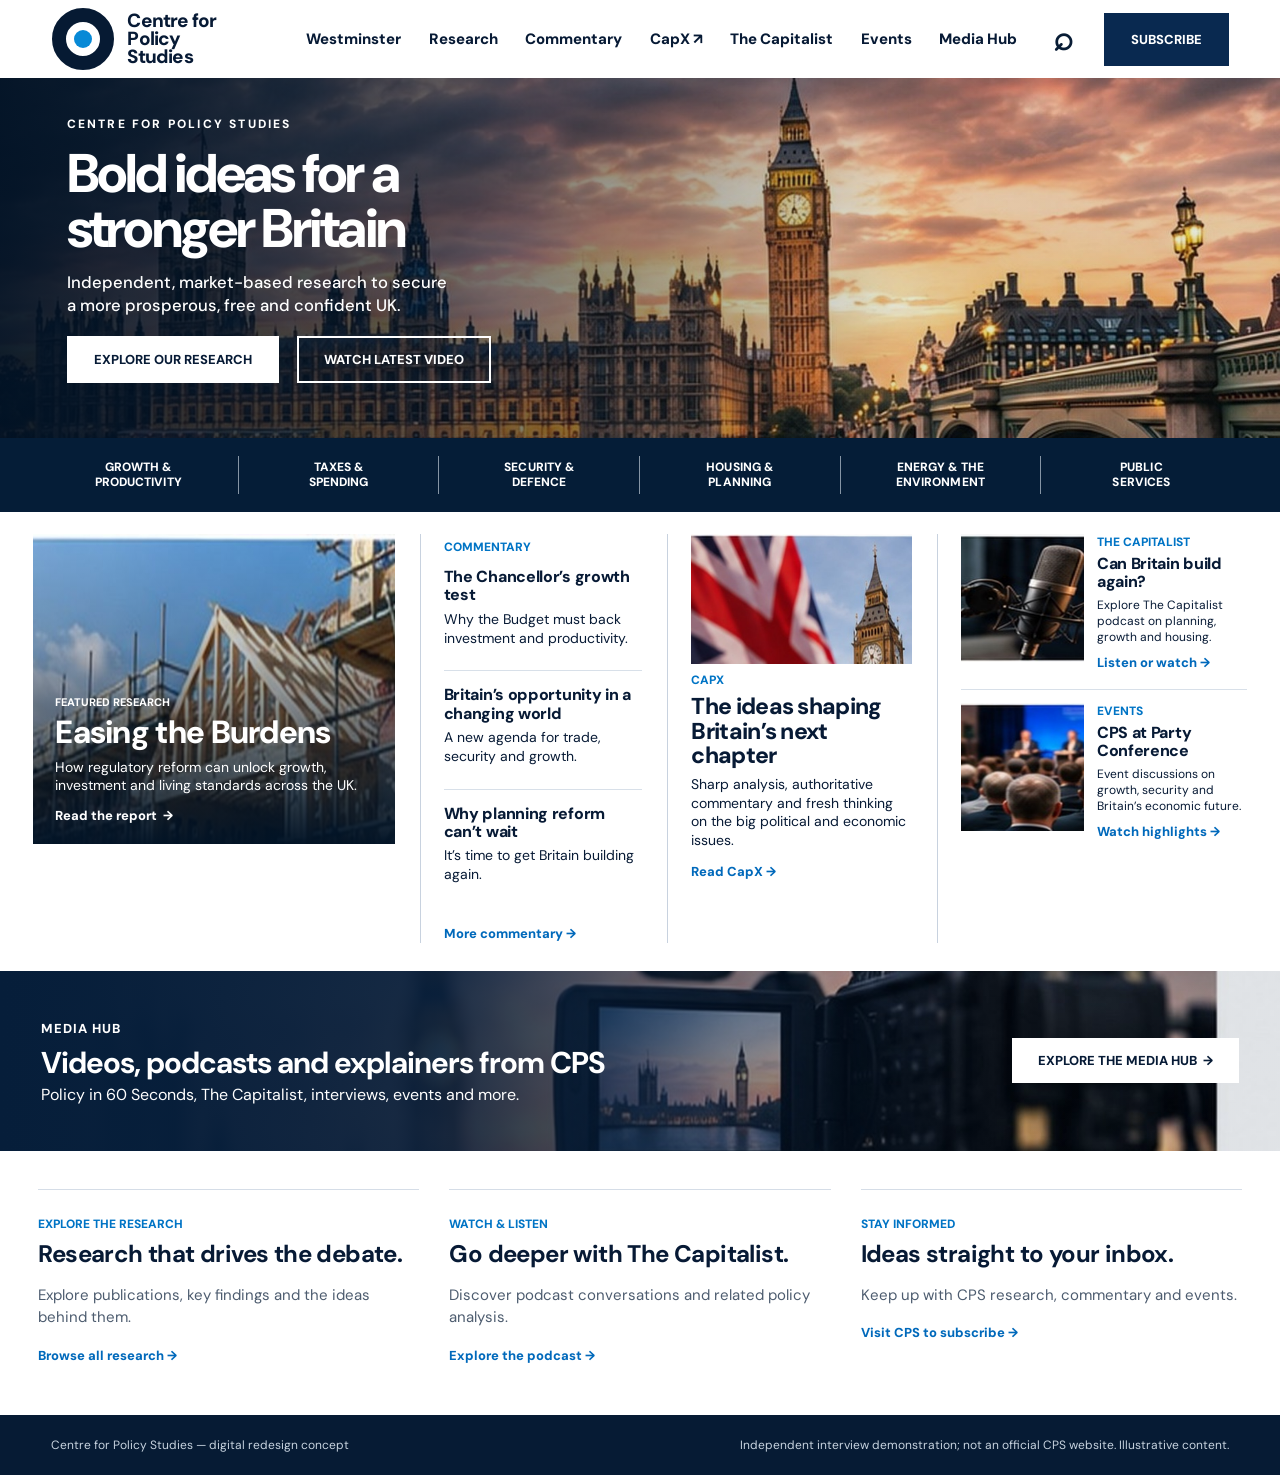
<file: index.html>
<!doctype html><html lang="en"><head><meta charset="utf-8"><meta name="viewport" content="width=device-width,initial-scale=1"><meta name="description" content="Centre for Policy Studies — independent research, commentary, podcasts and video."><title>Centre for Policy Studies | Bold ideas for a stronger Britain</title><link rel="preconnect" href="https://fonts.googleapis.com"><link rel="preconnect" href="https://fonts.gstatic.com" crossorigin><link href="https://fonts.googleapis.com/css2?family=DM+Sans:wght@400;500;600;700;800&display=swap" rel="stylesheet"><link rel="stylesheet" href="home.css"></head><body>
<header class="site-header"><div class="header-inner"><a class="brand" href="index.html" aria-label="Centre for Policy Studies home"><span class="brand-mark"><span></span></span><span class="brand-name">Centre for<br>Policy<br>Studies</span></a><button class="mobile-toggle" aria-controls="main-nav" aria-expanded="false" aria-label="Open navigation">☰</button><nav id="main-nav" aria-label="Main navigation"><a href="index.html#latest">Westminster</a><a href="research.html">Research</a><a href="index.html#commentary">Commentary</a><a href="https://capx.co/" target="_blank" rel="noopener">CapX ↗</a><a href="podcast.html">The Capitalist</a><a href="media.html#events">Events</a><a href="media.html">Media Hub</a></nav><div class="header-actions"><button class="search-btn" aria-label="Search site" aria-expanded="false">⌕</button><a class="subscribe" href="#subscribe">SUBSCRIBE</a></div></div><form class="search-panel" id="site-search" role="search"><label for="search-query">Search CPS research</label><input id="search-query" placeholder="Search research and publications" required><button type="submit">SEARCH</button></form></header>
<main><section class="hero"><div class="hero-inner"><div class="hero-copy"><div class="hero-kicker">CENTRE FOR POLICY STUDIES</div><h1>Bold ideas for a<br>stronger Britain</h1><p>Independent, market-based research to secure<br class="desktop-only"> a more prosperous, free and confident UK.</p><div class="hero-actions"><a class="btn btn-white" href="research.html">EXPLORE OUR RESEARCH</a><a class="btn btn-ghost" href="media.html">WATCH LATEST VIDEO</a></div></div></div></section><div class="topic-bar" aria-label="Research topics"><a href="research.html?topic=growth">GROWTH &amp;<br>PRODUCTIVITY</a><a href="research.html?topic=tax">TAXES &amp;<br>SPENDING</a><a href="research.html?topic=security">SECURITY &amp;<br>DEFENCE</a><a href="research.html?topic=housing">HOUSING &amp;<br>PLANNING</a><a href="research.html?topic=energy">ENERGY &amp; THE<br>ENVIRONMENT</a><a href="research.html?topic=public">PUBLIC<br>SERVICES</a></div>
<section class="editorial" id="latest" aria-label="Featured CPS content"><article class="feature-research"><a class="research-cover" href="report.html" aria-label="Read Easing the Burdens"><img src="assets/housing.jpg" alt="New homes under construction"><div class="research-overlay"><span class="label">FEATURED RESEARCH</span><h2>Easing the Burdens</h2><p>How regulatory reform can unlock growth, investment and living standards across the UK.</p><span class="research-cta">Read the report &nbsp;→</span></div></a></article><div class="feature-commentary" id="commentary"><span class="label">COMMENTARY</span><a href="research.html"><h3>The Chancellor’s growth test</h3><p>Why the Budget must back investment and productivity.</p></a><a href="research.html"><h3>Britain’s opportunity in a changing world</h3><p>A new agenda for trade, security and growth.</p></a><a href="research.html"><h3>Why planning reform can’t wait</h3><p>It’s time to get Britain building again.</p></a><a class="text-link more" href="research.html">More commentary <span aria-hidden="true">→</span></a></div><article class="feature-capx"><a href="https://capx.co/" target="_blank" rel="noopener"><img src="assets/capx.jpg" alt="British flag and Westminster"></a><span class="label">CAPX</span><h2><a href="https://capx.co/" target="_blank" rel="noopener">The ideas shaping Britain’s next chapter</a></h2><p>Sharp analysis, authoritative commentary and fresh thinking on the big political and economic issues.</p><a class="text-link" href="https://capx.co/" target="_blank" rel="noopener">Read CapX <span aria-hidden="true">→</span></a></article><div class="feature-side"><article class="mini-story"><a href="podcast.html"><img src="assets/podcast.jpg" alt="Studio microphone"></a><div><span class="label">THE CAPITALIST</span><h3><a href="podcast.html">Can Britain build again?</a></h3><p>Explore The Capitalist podcast on planning, growth and housing.</p><a class="text-link" href="podcast.html">Listen or watch <span aria-hidden="true">→</span></a></div></article><article class="mini-story"><a href="media.html#events"><img src="assets/events.jpg" alt="Conference panel and audience"></a><div><span class="label">EVENTS</span><h3><a href="media.html#events">CPS at Party Conference</a></h3><p>Event discussions on growth, security and Britain’s economic future.</p><a class="text-link" href="media.html#events">Watch highlights <span aria-hidden="true">→</span></a></div></article></div></section>
<section class="media-banner"><div class="media-banner-copy"><span>MEDIA HUB</span><h2>Videos, podcasts and explainers from CPS</h2><p>Policy in 60 Seconds, The Capitalist, interviews, events and more.</p></div><a class="btn btn-white media-banner-cta" href="media.html">EXPLORE THE MEDIA HUB &nbsp;→</a></section>
<section class="below" aria-label="Explore more"><div><span class="label">EXPLORE THE RESEARCH</span><h2>Research that drives the debate.</h2><p>Explore publications, key findings and the ideas behind them.</p><a class="text-link" href="research.html">Browse all research →</a></div><div><span class="label">WATCH &amp; LISTEN</span><h2>Go deeper with The Capitalist.</h2><p>Discover podcast conversations and related policy analysis.</p><a class="text-link" href="podcast.html">Explore the podcast →</a></div><div id="subscribe"><span class="label">STAY INFORMED</span><h2>Ideas straight to your inbox.</h2><p>Keep up with CPS research, commentary and events.</p><a class="text-link" href="https://cps.org.uk/" target="_blank" rel="noopener">Visit CPS to subscribe →</a></div></section></main><footer><span>Centre for Policy Studies — digital redesign concept</span><span>Independent interview demonstration; not an official CPS website. Illustrative content.</span></footer><script src="home.js"></script></body></html>
</file>
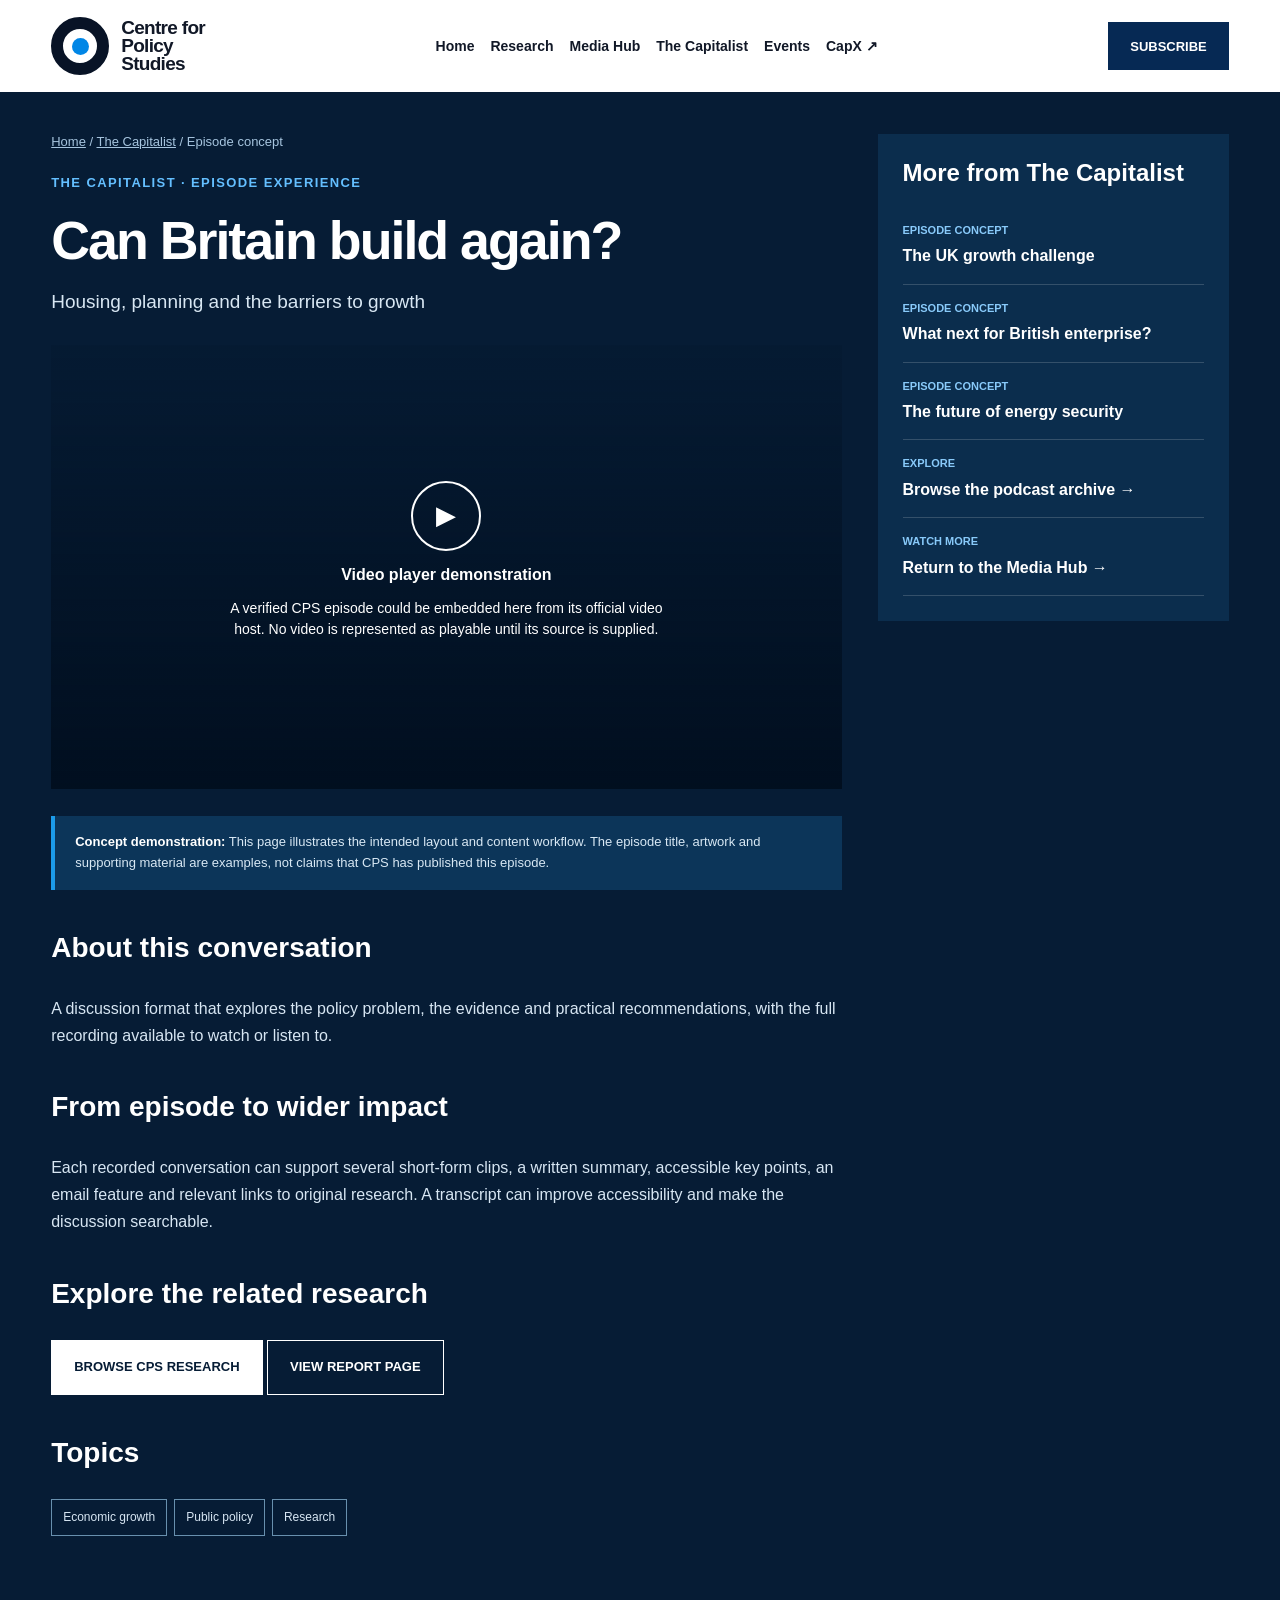
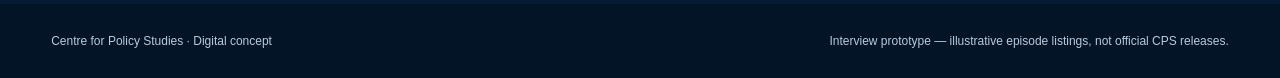
<file: episode.html>
<!doctype html><html lang="en"><head><meta charset="utf-8"><meta name="viewport" content="width=device-width,initial-scale=1"><title>Podcast episode | CPS Digital Concept</title><link rel="stylesheet" href="style.css"><link rel="stylesheet" href="podcast.css"></head><body class="podcast-site"><header class="site-header"><a class="brand" href="index.html" aria-label="CPS homepage"><span class="brand-mark"><i></i></span><span>Centre for<br>Policy<br>Studies</span></a><button class="menu-toggle" aria-expanded="false" aria-controls="nav">Menu ☰</button><nav id="nav" aria-label="Main navigation"><a href="index.html">Home</a><a href="research.html">Research</a><a href="media.html">Media Hub</a><a href="podcast.html" aria-current="page">The Capitalist</a><a href="media.html#events">Events</a><a href="https://capx.co/">CapX ↗</a></nav><div class="header-actions"><a class="button navy" href="index.html#subscribe">Subscribe</a></div></header><main class="pod-shell episode-layout"><div><div class="crumb"><a href="index.html">Home</a> / <a href="podcast.html">The Capitalist</a> / Episode concept</div><div class="pod-kicker" style="margin-top:26px">THE CAPITALIST · EPISODE EXPERIENCE</div><h1 id="episode-title">Can Britain build again?</h1><p class="lead" id="episode-sub">Housing, planning and the barriers to growth</p><div class="demo-player"><span class="play">▶</span><strong>Video player demonstration</strong><p>A verified CPS episode could be embedded here from its official video host. No video is represented as playable until its source is supplied.</p></div><div class="pod-notice"><strong>Concept demonstration:</strong> This page illustrates the intended layout and content workflow. The episode title, artwork and supporting material are examples, not claims that CPS has published this episode.</div><div class="episode-copy"><h2>About this conversation</h2><p id="episode-about">A discussion format that explores the policy problem, the evidence and practical recommendations, with the full recording available to watch or listen to.</p><h2>From episode to wider impact</h2><p>Each recorded conversation can support several short-form clips, a written summary, accessible key points, an email feature and relevant links to original research. A transcript can improve accessibility and make the discussion searchable.</p><h2>Explore the related research</h2><p><a class="pod-button" href="research.html">BROWSE CPS RESEARCH</a> <a class="pod-button secondary" href="report.html">VIEW REPORT PAGE</a></p><h2>Topics</h2><span class="episode-tag">Economic growth</span><span class="episode-tag">Public policy</span><span class="episode-tag">Research</span></div></div><aside class="episode-side"><h2>More from The Capitalist</h2><a href="episode.html?topic=growth"><small>EPISODE CONCEPT</small>The UK growth challenge</a><a href="episode.html?topic=enterprise"><small>EPISODE CONCEPT</small>What next for British enterprise?</a><a href="episode.html?topic=energy"><small>EPISODE CONCEPT</small>The future of energy security</a><a href="podcast.html"><small>EXPLORE</small>Browse the podcast archive →</a><a href="media.html"><small>WATCH MORE</small>Return to the Media Hub →</a></aside></main><footer class="pod-footer"><span>Centre for Policy Studies · Digital concept</span><span>Interview prototype — illustrative episode listings, not official CPS releases.</span></footer><script src="script.js"></script><script>const episodes={housing:{"title": "Can Britain build again?", "subtitle": "Housing, planning and the barriers to growth"},growth:{"title": "The UK growth challenge", "subtitle": "Investment, productivity and the future of the economy"},enterprise:{"title": "What next for British enterprise?", "subtitle": "Regulation, innovation and competitive markets"},energy:{"title": "The future of energy security", "subtitle": "Costs, investment and energy resilience"},tax:{"title": "Tax and the British economy", "subtitle": "What tax policy means for investment"},productivity:{"title": "Why productivity matters", "subtitle": "Understanding long-term living standards"}};const key=new URLSearchParams(location.search).get('topic')||'housing';const data=episodes[key]||episodes.housing;document.getElementById('episode-title').textContent=data.title;document.getElementById('episode-sub').textContent=data.subtitle;document.title=data.title+' | The Capitalist · CPS Concept';</script></body></html>
</file>
<file: home.css>
*{box-sizing:border-box}html{scroll-behavior:smooth}body{margin:0;background:#fff;color:#071a35;font-family:'DM Sans',Arial,sans-serif}a{color:inherit;text-decoration:none}button,input{font:inherit}button{cursor:pointer}a:focus-visible,button:focus-visible,input:focus-visible{outline:3px solid #008bdb;outline-offset:3px}.site-header{background:#fff;position:relative;z-index:20}.header-inner{height:78px;max-width:1600px;margin:auto;padding:0 4.1%;display:flex;align-items:center;justify-content:space-between;gap:30px}.brand{display:flex;align-items:center;gap:13px;flex-shrink:0}.brand-mark{width:62px;height:62px;border-radius:50%;border:14px solid #061a33;display:grid;place-items:center}.brand-mark span{height:18px;width:18px;border-radius:50%;background:#0789d6}.brand-name{font-weight:800;line-height:.95;font-size:19px;letter-spacing:-.8px}.header-inner nav{display:flex;align-items:center;justify-content:space-between;gap:clamp(13px,2.15vw,38px);flex:1;margin-left:5.1%}.header-inner nav a{font-weight:800;font-size:15px;white-space:nowrap}.header-inner nav a:hover,.text-link:hover{color:#0077c9}.header-actions{display:flex;align-items:center;gap:25px}.search-btn{font-size:34px;font-weight:800;border:0;background:transparent;color:#081c35;line-height:1}.subscribe{background:#092950;color:#fff;font-size:13px;font-weight:800;padding:18px 27px}.mobile-toggle{display:none}.search-panel{display:none;position:absolute;right:4%;top:78px;background:#fff;box-shadow:0 10px 30px #0002;padding:18px;gap:10px;align-items:center}.search-panel.open{display:flex}.search-panel label{font-size:12px;font-weight:700}.search-panel input{padding:11px;border:1px solid #bbc8d5}.search-panel button{background:#092950;color:#fff;border:0;padding:12px}.hero{background:linear-gradient(90deg,rgba(0,18,39,.86) 0%,rgba(0,18,39,.62) 32%,rgba(0,18,39,.05) 78%),url('assets/westminster-hero.jpg') center center/cover;min-height:425px;color:#fff;display:flex;flex-direction:column;justify-content:space-between}.hero-inner{width:100%;max-width:1600px;margin:auto;padding:48px 5.5% 16px}.hero h1{font-size:clamp(44px,4.45vw,73px);font-weight:800;letter-spacing:-3.4px;line-height:.99;margin:0 0 22px}.hero p{font-size:clamp(17px,1.55vw,22px);line-height:1.4;margin:0 0 23px;font-weight:500}.hero-actions{display:flex;gap:20px;flex-wrap:wrap}.btn{display:inline-block;font-size:13px;font-weight:800;padding:16px 26px;text-align:center;border:2px solid #fff}.btn-white{background:#fff;color:#071b36}.btn-ghost{background:transparent;color:#fff}.btn:hover{background:#0879c3;color:#fff;border-color:#0879c3}.topic-bar{display:grid;grid-template-columns:repeat(6,1fr);max-width:1600px;width:100%;margin:0 auto;padding:18px 4.5% 20px;background:rgba(0,18,39,.49)}.topic-bar a{text-align:center;font-size:13px;font-weight:800;line-height:1.25;padding:4px 10px;border-right:1px solid #c7d2dcaa}.topic-bar a:last-child{border:0}.topic-bar a:hover{color:#81d2ff}.editorial{max-width:1600px;margin:auto;padding:23px 3% 24px;display:grid;grid-template-columns:1.1fr .94fr 1fr 1.34fr;gap:20px}.editorial>article,.feature-commentary{min-width:0}.editorial>article:not(:first-child),.feature-commentary,.feature-side{border-left:1px solid #c8d2df;padding-left:20px}.editorial img{display:block;width:100%;height:120px;object-fit:cover}.label{display:block;color:#0074c5;font-size:12px;font-weight:800;margin-top:8px;margin-bottom:6px}.editorial h2{font-size:23px;line-height:1.07;letter-spacing:-.7px;margin:5px 0 7px;font-weight:800}.editorial h3{font-size:16px;line-height:1.15;letter-spacing:-.3px;margin:0 0 5px;font-weight:800}.editorial p{font-size:14px;line-height:1.34;margin:0 0 10px}.text-link{font-weight:800;font-size:13px;color:#0069bb}.feature-commentary>.label{margin-top:0;margin-bottom:12px}.feature-commentary>a:not(.more){display:block;padding-bottom:10px;margin-bottom:11px;border-bottom:1px solid #d8e0e9}.feature-commentary>a:nth-last-child(2){border-bottom:0}.feature-commentary .more{display:inline-block;margin-top:3px}.feature-side{display:flex;flex-direction:column;gap:13px}.mini-story{display:grid;grid-template-columns:44% 1fr;gap:13px;min-width:0;padding-bottom:12px;border-bottom:1px solid #d8e0e9}.mini-story:last-child{border-bottom:0}.mini-story img{height:112px}.mini-story .label{margin:0 0 5px}.mini-story h3{font-size:16px}.mini-story p{font-size:12px;margin-bottom:6px}.media-banner{max-width:1536px;min-height:195px;margin:4px auto 0;padding:25px 3%;color:#fff;background:linear-gradient(90deg,#061e3a 0%,rgba(6,30,58,.95) 35%,rgba(6,30,58,.17) 80%),url('assets/media-camera.jpg') center/cover}.media-banner>div{max-width:760px}.media-banner span{font-weight:800;font-size:16px}.media-banner h2{font-size:clamp(25px,2.3vw,37px);letter-spacing:-1px;line-height:1.08;margin:5px 0 6px}.media-banner p{font-size:16px;margin:0 0 17px}.media-banner .btn{padding:12px 24px}.below{max-width:1536px;margin:38px auto 50px;padding:0 3%;display:grid;grid-template-columns:repeat(3,1fr);gap:30px}.below>div{border-top:1px solid #d5dde7;padding-top:18px}.below h2{font-size:24px;letter-spacing:-.6px;margin:6px 0}.below p{font-size:15px;line-height:1.5;color:#4d5c6f}footer{background:#061b34;color:#c7d3df;padding:22px 4%;font-size:12px;display:flex;justify-content:space-between;gap:20px}@media(max-width:1250px){.header-inner{gap:16px}.header-inner nav{gap:13px;margin-left:1%}.header-inner nav a{font-size:12px}.brand-mark{width:49px;height:49px;border-width:11px}.brand-mark span{height:13px;width:13px}.brand-name{font-size:15px}.subscribe{padding:15px}.editorial{grid-template-columns:1fr 1fr}.feature-capx{border-left:0!important;padding-left:0!important}.feature-side{border-left:1px solid #c8d2df}.editorial img{height:170px}}@media(max-width:800px){.header-inner{height:70px;padding:0 18px}.mobile-toggle{display:block;margin-left:auto;background:transparent;border:0;font-size:25px}.header-inner nav{display:none;position:absolute;top:70px;left:0;right:0;background:#fff;flex-direction:column;align-items:stretch;margin:0;padding:18px 25px;box-shadow:0 10px 20px #0002}.header-inner nav.open{display:flex}.header-inner nav a{font-size:15px;padding:7px 0}.search-btn{display:none}.header-actions{gap:0}.subscribe{font-size:11px;padding:12px}.hero{min-height:470px}.hero-inner{padding:48px 25px 15px}.hero h1{letter-spacing:-2px}.topic-bar{grid-template-columns:repeat(3,1fr);gap:12px;padding:15px}.topic-bar a{font-size:11px}.topic-bar a:nth-child(3){border:0}.editorial{grid-template-columns:1fr 1fr;padding:22px}.feature-commentary{border-left:1px solid #c8d2df}.feature-side{border-left:1px solid #c8d2df}.media-banner{margin:0 20px}.below{grid-template-columns:1fr 1fr}}@media(max-width:550px){.brand-name{font-size:13px}.brand-mark{height:43px;width:43px;border-width:9px}.hero{min-height:490px}.hero h1{font-size:45px}.hero p{font-size:17px}.desktop-only{display:none}.hero-actions{gap:10px}.btn{font-size:11px;padding:13px 14px}.topic-bar{grid-template-columns:repeat(2,1fr)}.topic-bar a:nth-child(3){border-right:1px solid #c7d2dcaa}.topic-bar a:nth-child(2n){border:0}.editorial{display:block;padding:20px}.editorial>article,.feature-commentary,.feature-side{padding:0!important;border:0!important;border-bottom:1px solid #d8e0e9!important;margin-bottom:22px;padding-bottom:20px!important}.editorial img{height:190px}.feature-side{border-bottom:0!important}.mini-story img{height:105px}.media-banner{margin:0 14px;padding:24px;min-height:220px}.media-banner h2{font-size:27px}.below{grid-template-columns:1fr;padding:0 20px}footer{flex-direction:column}}

/* 2026 editorial redesign — clean source photography, no decorative blue rules */
.hero{background:linear-gradient(90deg,rgba(1,18,37,.94) 0%,rgba(1,18,37,.69) 27%,rgba(1,18,37,.10) 70%),url('assets/westminster-clean.jpg') center 47%/cover no-repeat;min-height:360px;display:block}
.hero-inner{padding:38px 5.2% 43px;max-width:1600px}
.hero-kicker{font-size:12px;font-weight:800;letter-spacing:2.2px;margin-bottom:15px;color:#fff}
.hero h1{font-size:clamp(43px,4.25vw,70px);line-height:1.01;letter-spacing:-2.7px;margin-bottom:14px}
.hero p{font-size:clamp(16px,1.3vw,20px);margin-bottom:19px}
.hero-actions{gap:18px}.btn{padding:13px 25px}
.topic-bar{max-width:none;background:#051d37;color:#fff;min-height:74px;align-items:center;padding:15px max(3%,calc((100vw - 1500px)/2));}
.topic-bar a{font-size:12px;letter-spacing:.1px;transition:color .15s}
.editorial{padding:22px 2.6% 24px;grid-template-columns:1.33fr .82fr .9fr 1.14fr;gap:25px}
.editorial>article:not(:first-child),.feature-commentary,.feature-side{padding-left:23px}
.feature-research .research-cover{position:relative;display:block;height:310px;overflow:hidden;color:white}
.feature-research .research-cover img{height:100%;object-fit:cover;transition:transform .3s}
.feature-research .research-cover:hover img{transform:scale(1.035)}
.research-cover::after{content:'';position:absolute;inset:0;background:linear-gradient(0deg,rgba(1,19,38,.98),rgba(1,19,38,.25) 64%,transparent)}
.research-overlay{position:absolute;bottom:19px;left:22px;right:18px;z-index:1}
.research-overlay .label{color:#fff;font-size:11px;margin-bottom:7px}
.research-overlay h2{font-size:clamp(26px,2.5vw,37px);line-height:1.02;margin:0 0 9px}
.research-overlay p{font-size:14px;max-width:370px;margin:0 0 9px}
.research-cta{font-weight:800;font-size:13px}
.feature-commentary>.label{margin:5px 0 13px}
.feature-commentary>a:not(.more){margin-bottom:15px;padding-bottom:13px}
.feature-capx img{height:130px}
.feature-side .mini-story{grid-template-columns:43% 1fr;gap:13px;padding-bottom:17px}
.feature-side .mini-story img{height:128px}
.media-banner{max-width:calc(1600px - 5.2%);margin:4px auto 0;min-height:180px;padding:26px 3.2%;display:flex;align-items:center;justify-content:space-between;gap:20px;background:linear-gradient(90deg,#061e3a 0%,rgba(6,30,58,.92) 34%,rgba(6,30,58,.12) 78%),url('assets/media-camera.jpg') center/cover}
.media-banner-copy{max-width:800px}.media-banner span{font-size:13px;letter-spacing:1px}.media-banner h2{font-size:clamp(24px,2.35vw,36px);margin:9px 0 5px}.media-banner p{margin:0}.media-banner-cta{flex-shrink:0;align-self:center}
@media(max-width:1250px){.editorial{grid-template-columns:1.1fr 1fr}.feature-research .research-cover{height:290px}.feature-capx{border-left:0!important;padding-left:0!important}.feature-side{border-left:1px solid #c8d2df}.media-banner{margin-left:20px;margin-right:20px}}
@media(max-width:800px){.hero{min-height:0}.hero-inner{padding:48px 25px}.hero-kicker{font-size:10px}.topic-bar{grid-template-columns:repeat(3,1fr);padding:18px}.media-banner{display:block}.media-banner-cta{margin-top:18px}}
@media(max-width:550px){.hero{background-position:57% center}.hero-inner{padding:43px 20px}.hero h1{font-size:clamp(39px,10vw,51px);letter-spacing:-1.9px}.hero p{font-size:16px}.topic-bar{grid-template-columns:repeat(2,1fr)}.editorial{display:block;padding:20px}.feature-research .research-cover{height:300px}.feature-side .mini-story img{height:112px}.media-banner{margin:0 14px;padding:23px}.media-banner-cta{width:100%;font-size:12px}}
</file>
<file: style.css>
:root{--navy:#062954;--dark:#041c38;--blue:#0788e5;--ink:#101827;--pale:#edf3f9}*{box-sizing:border-box}html{scroll-behavior:smooth}body{margin:0;color:var(--ink);font-family:Arial,Helvetica,sans-serif;background:#fff}a{color:inherit;text-decoration:none}button,input{font:inherit}.site-header{height:92px;display:flex;align-items:center;justify-content:space-between;gap:24px;padding:12px 4%;background:white}.brand{display:flex;align-items:center;gap:12px;font-size:19px;line-height:.96;font-weight:850;letter-spacing:-.7px;flex-shrink:0}.brand-mark{width:58px;height:58px;border:12px solid #081326;border-radius:50%;display:grid;place-items:center}.brand-mark i{width:17px;height:17px;background:#0086e6;border-radius:50%}.site-header nav{display:flex;align-items:center;gap:26px;font-size:14px;font-weight:700}.site-header nav a:hover,.section-heading a:hover{color:var(--blue)}.header-actions{display:flex;align-items:center;gap:18px}.search-button{border:0;background:none;font-size:36px;cursor:pointer}.button{display:inline-flex;align-items:center;justify-content:center;border:0;padding:15px 22px;font-weight:800;font-size:13px;text-transform:uppercase;cursor:pointer;min-height:48px}.navy{background:var(--navy);color:white}.light{background:white;color:var(--dark)}.outline{border:2px solid white;color:white;background:transparent}.menu-toggle{display:none}.hero{display:grid;grid-template-columns:46% 54%;min-height:450px;background:var(--dark)}.hero-copy{background:linear-gradient(115deg,#03244a,#073366);padding:74px max(32px,8%);color:white;display:flex;flex-direction:column;justify-content:center}.hero h1{font-size:clamp(40px,4.2vw,68px);letter-spacing:-2.7px;line-height:1.02;margin:0 0 22px}.hero p{font-size:clamp(17px,1.4vw,22px);line-height:1.38;max-width:530px;margin:0 0 28px}.buttons{display:flex;gap:14px;flex-wrap:wrap}.hero-photo{background:linear-gradient(90deg,rgba(2,20,44,.1),transparent),url('https://images.unsplash.com/photo-1529655683826-aba9b3e77383?w=1600&q=85') center/cover}.topics{display:grid;grid-template-columns:repeat(6,1fr);padding:20px 4%;border-bottom:1px solid #e0e6ef;background:#f8fafc}.topics a{text-align:center;text-transform:uppercase;font-size:13px;line-height:1.35;font-weight:800;padding:10px;border-right:1px solid #cbd5e1}.topics a:last-child{border:0}.topics a:hover{color:#006cbf}.section{max-width:1500px;margin:auto;padding:42px 4% 0}.section-heading{display:flex;justify-content:space-between;align-items:center;margin-bottom:22px;gap:12px}.section-heading h2{font-size:clamp(26px,2.5vw,38px);letter-spacing:-1px;margin:0}.section-heading a{font-size:13px;font-weight:800;color:var(--navy)}.research-grid{display:grid;grid-template-columns:1.5fr 1fr;gap:18px}.lead-story{min-height:350px;position:relative;background:linear-gradient(0deg,rgba(0,17,39,.9),transparent 70%),url('https://images.unsplash.com/photo-1486406146926-c627a92ad1ab?w=1200&q=85') center/cover}.story-shade{position:absolute;bottom:0;left:0;padding:30px;color:white;max-width:510px}.eyebrow{display:inline-block;background:#d8eafc;color:#06315d;padding:6px 8px;text-transform:uppercase;font-size:11px;font-weight:800}.lead-story .eyebrow{background:#0c4c91;color:white}.lead-story h3{font-size:clamp(30px,3vw,46px);line-height:1.04;letter-spacing:-1.4px;margin:12px 0}.lead-story p{font-size:15px;line-height:1.5}.side-stories{display:grid;grid-template-rows:1fr 1fr;gap:18px}.side-story{display:grid;grid-template-columns:60% 40%;background:var(--pale);min-height:160px}.side-story>div:first-child{padding:25px}.side-story h3{font-size:clamp(19px,1.8vw,28px);line-height:1.1;letter-spacing:-.5px;margin:12px 0}.side-photo{background-size:cover;background-position:center}.street{background-image:url('https://images.unsplash.com/photo-1486299267070-83823f5448dd?w=700&q=85')}.tax{background-image:url('https://images.unsplash.com/photo-1554224155-6726b3ff858f?w=700&q=85')}.media-grid{display:grid;grid-template-columns:1.05fr .65fr 1.2fr;gap:18px}.video-main{min-height:285px;background:linear-gradient(0deg,rgba(0,16,36,.85),transparent),url('https://images.unsplash.com/photo-1590602847861-f357a9332bbc?w=1000&q=85') center/cover;color:white;padding:22px;display:flex;flex-direction:column;justify-content:space-between}.play{font-size:24px;border:2px solid white;width:48px;height:48px;display:grid;place-items:center}.video-main h3{font-size:27px;margin:0}.video-main p{margin:5px 0}.video-list{display:grid;gap:10px}.video-list a{display:flex;align-items:center;gap:12px;font-weight:800;font-size:14px}.video-thumb{display:grid;place-items:center;flex:0 0 90px;height:75px;background:linear-gradient(125deg,#123c70,#061a36);color:white;font-size:23px}.podcast{background:var(--navy);color:white;display:grid;grid-template-columns:1fr .7fr;gap:12px;padding:25px}.podcast h3{font-size:30px;margin:0 0 12px}.podcast p{line-height:1.5}.podcast-art{align-self:center;background:white;color:var(--navy);padding:16px 12px;font-size:25px;line-height:.95;font-weight:900;min-height:150px;position:relative}.podcast-art span{position:absolute;right:10px;bottom:8px;font-size:40px;color:var(--blue)}.bottom-grid{display:grid;grid-template-columns:1.8fr 1fr;gap:35px;padding-bottom:48px}.capx-grid{display:grid;grid-template-columns:repeat(3,1fr);gap:16px}.capx-image{height:130px;background-size:cover;background-position:center}.flag{background-image:url('https://images.unsplash.com/photo-1486299267070-83823f5448dd?w=700&q=85')}.city{background-image:url('https://images.unsplash.com/photo-1513635269975-59663e0ac1ad?w=700&q=85')}.energy{background-image:url('https://images.unsplash.com/photo-1473341304170-971dccb5ac1e?w=700&q=85')}.capx-grid h3{font-size:20px;letter-spacing:-.4px;margin:10px 0}.capx-grid small{color:#5d6878;font-weight:700}.signup{background:var(--pale);padding:28px;align-self:start}.signup h2{font-size:31px;margin:0 0 12px}.signup p{line-height:1.5}.signup input{width:100%;padding:15px;border:1px solid #aebbc9;background:white;margin:10px 0}.signup button{width:100%}.form-note{font-size:12px}.impact{background:var(--navy);color:white;display:grid;grid-template-columns:1.5fr repeat(3,1fr);gap:30px;padding:42px 4%}.impact>div:not(:first-child){border-left:1px solid #8da4c1;padding-left:25px}.impact h2{font-size:34px;margin:0 0 12px}.impact p{font-size:14px;line-height:1.55}.impact strong{font-size:17px}footer{display:flex;justify-content:space-between;gap:15px;padding:22px 4%;font-size:12px;color:#657080}.sr-only{position:absolute;width:1px;height:1px;overflow:hidden;clip:rect(0,0,0,0)}@media(max-width:1100px){.site-header nav{gap:12px;font-size:12px}.media-grid{grid-template-columns:1fr 1fr}.podcast{grid-column:1/-1}.hero-copy{padding:48px 6%}}@media(max-width:760px){.site-header{height:76px;padding:10px 5%}.brand{font-size:15px}.brand-mark{width:45px;height:45px;border-width:9px}.brand-mark i{width:13px;height:13px}.menu-toggle{display:block;margin-left:auto;background:white;border:1px solid #c5ceda;padding:10px}.site-header nav{display:none;position:absolute;z-index:10;top:76px;left:0;right:0;background:white;padding:20px;box-shadow:0 12px 20px #0002;flex-direction:column;align-items:flex-start;font-size:16px}.site-header nav.open{display:flex}.header-actions{display:none}.hero{grid-template-columns:1fr}.hero-copy{padding:50px 6%}.hero h1{letter-spacing:-1.7px}.hero-photo{min-height:230px}.topics{grid-template-columns:repeat(3,1fr);padding:12px 3%}.topics a{font-size:11px}.topics a:nth-child(3){border:0}.section{padding:32px 5% 0}.research-grid,.bottom-grid{grid-template-columns:1fr}.lead-story{min-height:360px}.media-grid{grid-template-columns:1fr}.podcast{grid-column:auto}.capx-grid{gap:10px}.capx-image{height:90px}.capx-grid h3{font-size:15px}.impact{grid-template-columns:1fr 1fr;gap:20px}.impact>div:not(:first-child){padding-left:15px}footer{flex-direction:column}}@media(max-width:440px){.side-story>div:first-child{padding:16px}.side-story h3{font-size:18px}.capx-grid{grid-template-columns:1fr}.capx-image{height:160px}.impact{grid-template-columns:1fr}.impact>div:not(:first-child){border-left:0;border-top:1px solid #8da4c1;padding:15px 0 0}}

/* Integrated research feature */
.site-update{display:grid;grid-template-columns:1.25fr 1fr;background:#08284b;color:#fff;margin:38px auto;max-width:1440px;min-height:310px}.site-update>div:first-child{padding:45px 5vw}.site-update h2{font-size:clamp(28px,3.2vw,46px);line-height:1.1;letter-spacing:-1px;margin:12px 0}.site-update p{max-width:570px;line-height:1.6;color:#d3e1ef}.update-kicker{font-size:12px;font-weight:800;letter-spacing:1.5px;color:#62c0ff}.update-actions{display:flex;gap:12px;flex-wrap:wrap;margin-top:25px}.update-actions a{border:1px solid #fff;padding:12px 16px;font-weight:700;font-size:13px}.update-actions a:first-child{background:#fff;color:#08284b}.update-image{background:linear-gradient(90deg,#08284b22,#08284b00),url(https://images.unsplash.com/photo-1486406146926-c627a92ad1ab?w=1100&q=85) center/cover}@media(max-width:700px){.site-update{grid-template-columns:1fr}.update-image{height:180px;grid-row:1}.site-update>div:first-child{padding:28px}}

.podcast-update{margin-top:48px}.podcast-update .update-image{background-image:linear-gradient(90deg,#08284b22,#08284b00),url('https://images.unsplash.com/photo-1590602847861-f357a9332bbc?w=1100&q=85')}
</file>
<file: podcast.css>
:root{--pn:#061c35;--pb:#108bd8;--pt:#d6e5f3}body.podcast-site{background:var(--pn);color:white;font-family:Arial,Helvetica,sans-serif} .podcast-site .site-header{color:#111827} .podcast-site .site-header a{color:#111827}.podcast-site .site-header .button{color:white}.podcast-site .site-header nav a:hover{color:#087bd0}.pod-shell{max-width:1460px;margin:auto;padding:0 4%}.pod-hero{background:linear-gradient(90deg,#04172b 32%,rgba(4,23,43,.72)),url('https://images.unsplash.com/photo-1590602847861-f357a9332bbc?w=1800&q=85') center/cover;padding:76px 0 80px}.pod-kicker{color:#64bfff;font-weight:800;font-size:13px;letter-spacing:1.4px}.pod-hero h1{font-size:clamp(48px,6vw,92px);letter-spacing:-3px;line-height:.98;margin:18px 0}.pod-hero p{max-width:630px;font-size:20px;line-height:1.55;color:#d7e7f5}.pod-actions{display:flex;gap:12px;flex-wrap:wrap;margin-top:26px}.pod-button{display:inline-block;background:#fff;color:#061c35;padding:15px 22px;font-weight:800;font-size:13px;border:1px solid #fff}.pod-button.secondary{background:transparent;color:#fff}.pod-section{padding:48px 0 8px}.pod-section h2{font-size:clamp(27px,3vw,40px);letter-spacing:-1px;margin:0 0 12px}.pod-section .intro{color:#b8cbde;max-width:740px;line-height:1.6;margin:0 0 24px}.pod-feature{display:grid;grid-template-columns:1.05fr 1fr;background:#10395f;min-height:340px}.pod-feature .image{background:url('https://images.unsplash.com/photo-1478737270239-2f02b77fc618?w=1100&q=85') center/cover;min-height:290px}.pod-feature .text{padding:45px;display:flex;flex-direction:column;align-items:flex-start;justify-content:center}.pod-feature h2{font-size:clamp(30px,3.6vw,53px);line-height:1.08;margin:12px 0}.pod-feature p{line-height:1.6;color:#dce8f4}.pod-grid{display:grid;grid-template-columns:repeat(3,minmax(0,1fr));gap:18px}.pod-tile{background:#103251;color:white;display:block;transition:transform .2s}.pod-tile:hover{transform:translateY(-3px)}.pod-tile img{display:block;width:100%;height:190px;object-fit:cover}.pod-tile .body{padding:18px}.pod-tile small{font-weight:800;color:#72c6ff;font-size:11px}.pod-tile h3{font-size:23px;line-height:1.15;margin:10px 0}.pod-tile p{color:#c7d8e8;font-size:14px;line-height:1.5}.pod-meta{font-size:12px;color:#a8c4da}.pod-strip{display:grid;grid-template-columns:1fr 1fr;gap:24px;background:#0b2e52;padding:32px;margin-top:45px}.pod-strip h2{font-size:30px;margin:0 0 12px}.pod-strip p{line-height:1.6;color:#c5d8e9}.pod-strip a{font-weight:800;text-decoration:underline;text-underline-offset:4px}.pod-footer{background:#031426;padding:30px 4%;margin-top:60px;color:#b9cad9;font-size:12px;display:flex;justify-content:space-between;gap:20px}.episode-layout{display:grid;grid-template-columns:minmax(0,1.8fr) minmax(280px,.8fr);gap:36px;padding-top:42px}.crumb{font-size:13px;color:#a6c4de}.crumb a{text-decoration:underline}.episode-layout h1{font-size:clamp(36px,4.2vw,62px);letter-spacing:-2px;line-height:1.05;margin:22px 0 15px}.episode-layout .lead{font-size:19px;line-height:1.6;color:#d8e7f3}.demo-player{aspect-ratio:16/9;background:linear-gradient(0deg,rgba(0,12,27,.83),rgba(0,12,27,.1)),url('https://images.unsplash.com/photo-1478737270239-2f02b77fc618?w=1400&q=85') center/cover;display:flex;flex-direction:column;align-items:center;justify-content:center;text-align:center;padding:25px;margin:27px 0}.demo-player .play{border:2px solid #fff;border-radius:50%;height:70px;width:70px;font-size:26px;margin-bottom:15px}.demo-player p{max-width:460px;line-height:1.5;font-size:14px}.episode-copy{line-height:1.7;color:#d7e6f3}.episode-copy h2{color:#fff;font-size:28px;margin-top:34px}.episode-side{background:#0b2d4d;padding:25px;align-self:start}.episode-side h2{font-size:24px;margin:0 0 20px}.episode-side a{display:block;padding:16px 0;border-bottom:1px solid #34506a;font-weight:700;line-height:1.4}.episode-side small{display:block;color:#89cafa;font-size:11px;margin-bottom:7px}.episode-tag{display:inline-block;border:1px solid #6890ae;padding:7px 11px;font-size:12px;margin:0 7px 8px 0}.pod-notice{border-left:4px solid #1c9be9;background:#0c3559;padding:16px 20px;font-size:13px;line-height:1.6;color:#d8e8f4;margin:25px 0}.pod-notice strong{color:white}.podcast-site .site-header nav{gap:16px}@media(max-width:1000px){.pod-grid{grid-template-columns:repeat(2,1fr)}.podcast-site .site-header nav{font-size:12px;gap:10px}}@media(max-width:760px){.pod-feature,.episode-layout,.pod-strip{grid-template-columns:1fr}.pod-feature .text{padding:27px}.pod-grid{grid-template-columns:1fr}.pod-hero{padding:50px 0}.pod-hero h1{letter-spacing:-1.7px}.pod-footer{flex-direction:column}}
</file>
